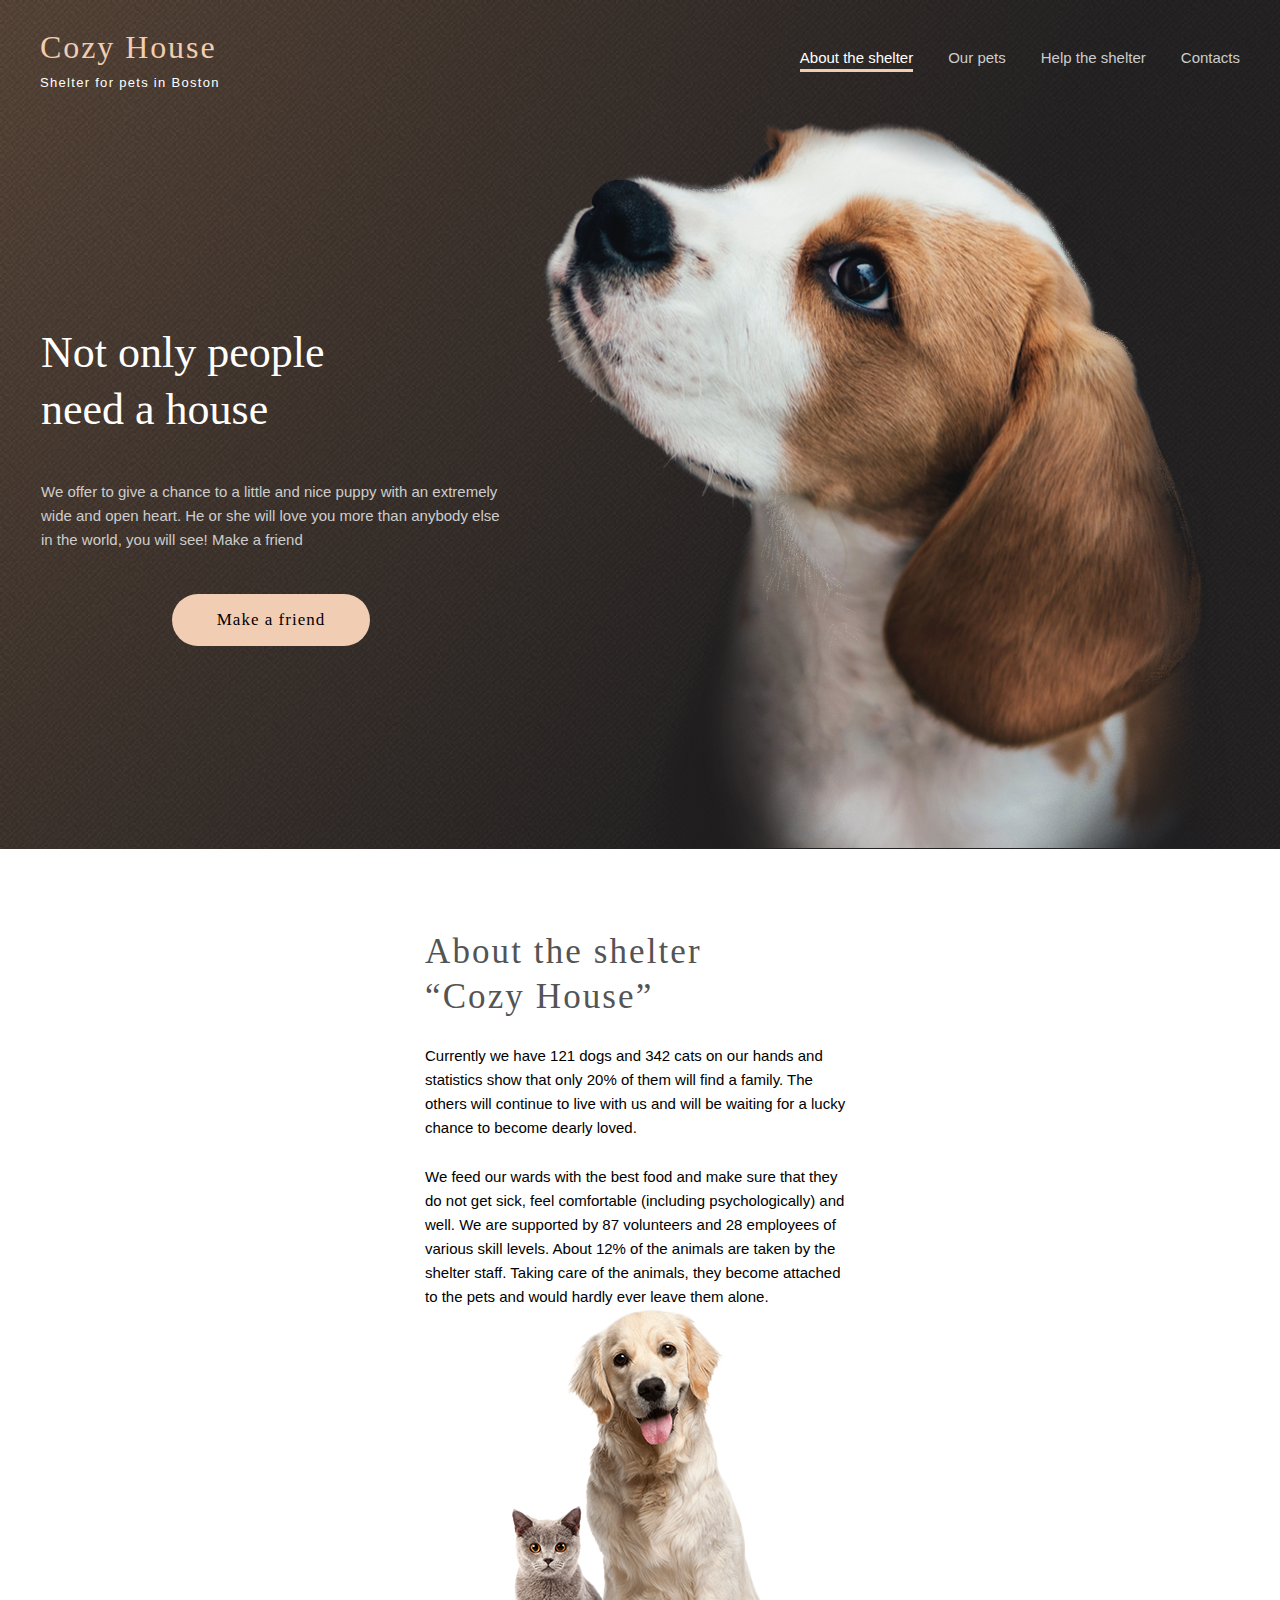
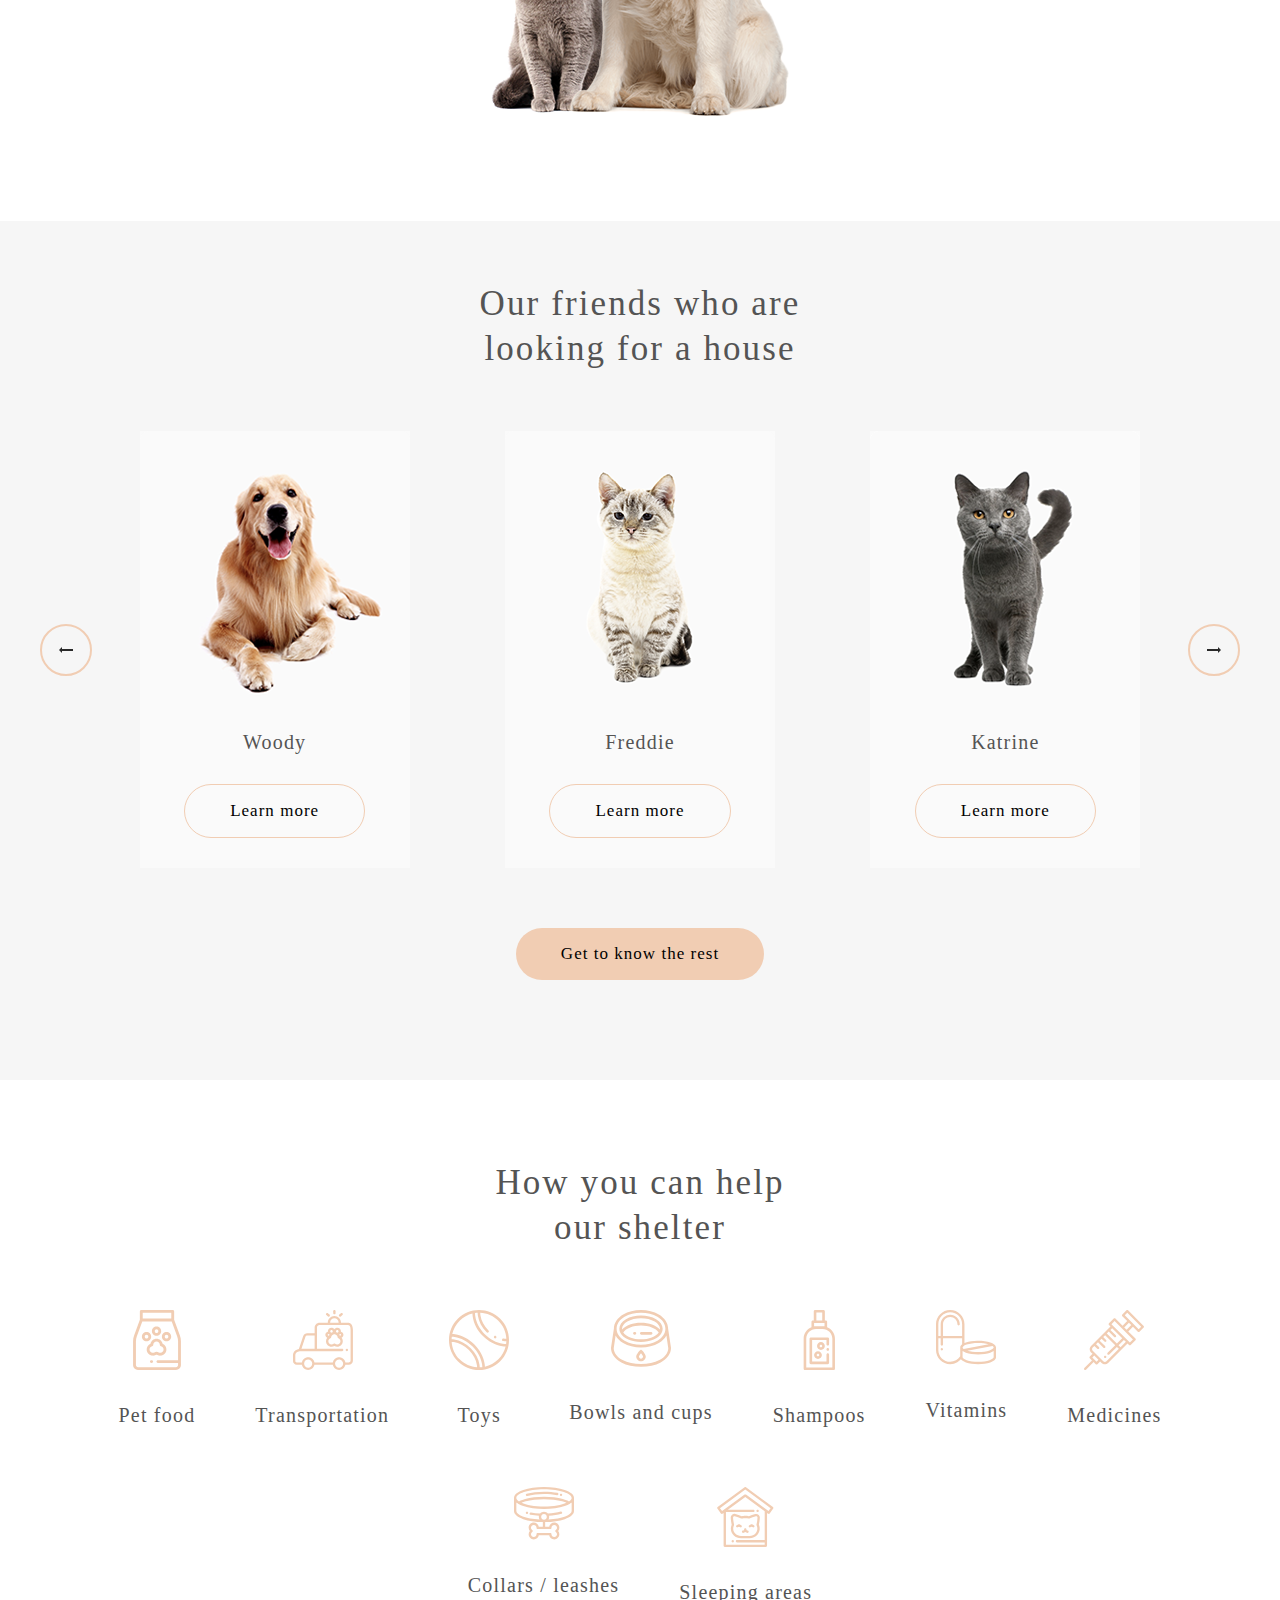
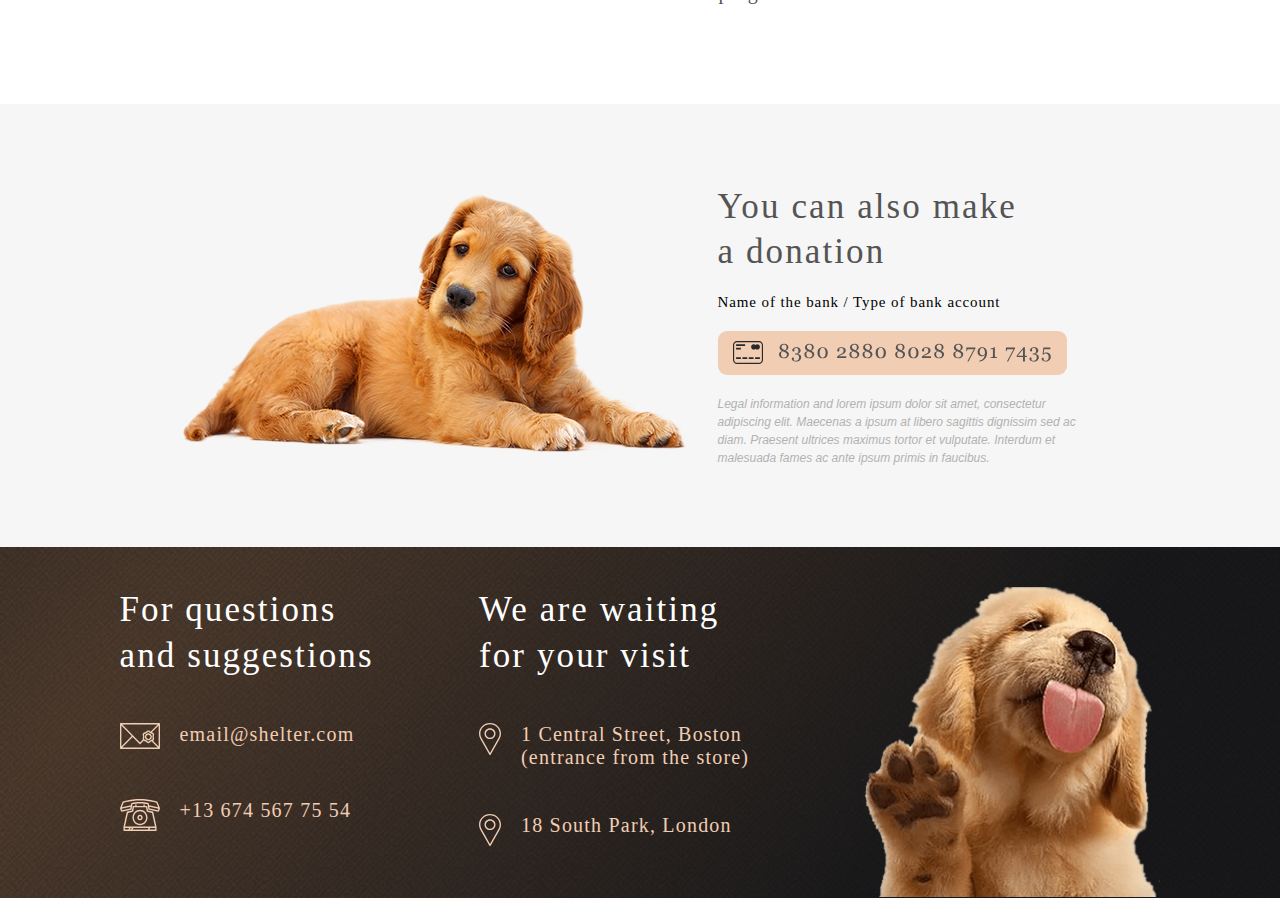
<file: pages/main/index.html>
<!DOCTYPE html>
<html lang="en">
<head>
    <meta charset="UTF-8">
    <meta http-equiv="X-UA-Compatible" content="IE=edge">
    <meta name="viewport" content="width=device-width, initial-scale=1.0">
    <style>
        @import url('http://fonts.cdnfonts.com/css/georgia');
    </style>
    <link rel="stylesheet" href="null.css">
    <link rel="stylesheet" href="style.css">
    <title>Document</title>
</head>
<body>
    <div class="wrapper">
        <section class="main-section section-first">
            <header class="header">
                <div class="header__container">
                    <div class="header_logo logo">
                        <div class="logo__top">Cozy House</div>
                        <div class="logo_bottom">Shelter for pets in Boston</div>
                    </div>
                    <div class="burger-button "> <span></span><span></span><span></span></div>
                    <nav class="header__menu menu">
                        <ul class="menu__list">
                            <li class="menu__item menu__highlight"><a href="./index.html" class="menu__link">About the shelter</a></li>
                            <li class="menu__item"><a href="../pets/index.html" class="menu__link">Our pets</a></li>
                            <li class="menu__item"><a href="#can-help" class="menu__link">Help the shelter</a></li>
                            <li class="menu__item"><a href="#footer" class="menu__link">Contacts</a></li>
                        </ul>
                    </nav>
                </div>
            </header>
        <div class="section-first__content" >
            <div class="section-first__text text">
                <div class="text__article">Not only people need a house</div>
                <div class="text__content">
                    We offer to give a chance to a little and nice puppy with an extremely wide and open heart. He or she will love you more than anybody else in the world, you will see!
                    Make a friend</div>
                <div class="text_button button">Make a friend</div>

            </div>
            <div class="section-first__image"><img src="../../assets/images/start-screen-puppy.png" alt=""></div>
        </div>
        </section>
        <section class="main-section about-pets"> 
           <div class ="about-pets__info ">
                <div class="about-pets__logo">
                <img src="../../assets/images/about-pets.png" alt="">
                </div>
                <div class="about-pets__content">
                    <div class="about-pets__article">About the shelter “Cozy House”</div>
                    <p class="about-pets__text">Currently we have 121 dogs and 342 cats on our hands and statistics show that only 20% of them will find a family. The others will continue to live with us and will be waiting for a lucky chance to become dearly loved.</p>
                    <p class="about-pets__text">We feed our wards with the best food and make sure that they do not get sick, feel comfortable (including psychologically) and well. We are supported by 87 volunteers and 28 employees of various skill levels. About 12% of the animals are taken by the shelter staff. Taking care of the animals, they become attached to the pets and would hardly ever leave them alone.</p>
                </div>
            </div> 
        </section>
        <section class="main-section section-looking">
            <div class="section-looking__article">
                Our friends who
                are looking for a house
            </div>
            <div class="section-looking__catalog catalog">
                <div class="cotolog__button button-left"></div>      
                <div class="cotolog__wrapper">
                    <div class="cotolog__content">
                        <div class="cotolog__item">
                            <img src="../../assets/images/pets-katrine.png" alt="" class="cotolog__image">
                            <div class="cotolog__name">Katrine</div>
                            <div class="button section-looking__button "><a href="">Learn more</a></div>
                        </div>
                        <div class="cotolog__item">
                            <img src="../../assets/images/pets-jennifer.png" alt="" class="cotolog__image">
                            <div class="cotolog__name">Jennifer</div>
                            <div class="button section-looking__button "><a href="">Learn more</a></div>
                        </div>
                        <div class="cotolog__item">
                            <img src="../../assets/images/pets-woody.png" alt="" class="cotolog__image">
                            <div class="cotolog__name">Woody</div>
                            <div class="button section-looking__button"><a href="">Learn more</a></div>
                        </div>
                    </div>
                </div>
                <div class="cotolog__button button-right"></div>

            </div>
            <div class="catalog__get-know button">Get to know the rest</div>
        </section>
        <section class="main-section can-help" id="can-help">
            <div class="can-help__article article ">How you can help our shelter</div>
            <div class="can-help__list list">
                <div class="list__item">
                    <div class="list__logo"><img src="../../assets/icons/Vector.svg" alt=""></div>
                    <div class="list__name">Pet food</div>
                </div>
                <div class="list__item">
                    <div class="list__logo"><img src="../../assets/icons/transportation.svg" alt=""></div>
                    <div class="list__name">Transportation</div>
                </div>
                <div class="list__item">
                    <div class="list__logo"><img src="../../assets/icons/toys.svg" alt=""></div>
                    <div class="list__name">Toys</div>
                </div>
                <div class="list__item">
                    <div class="list__logo"><img src="../../assets/icons/bowls-and-cups.svg" alt=""></div>
                    <div class="list__name">Bowls and cups</div>
                </div>
                <div class="list__item">
                    <div class="list__logo"><img src="../../assets/icons/shampoos.svg" alt=""></div>
                    <div class="list__name">Shampoos</div>
                </div>
                <div class="list__item">
                    <div class="list__logo"><img src="../../assets/icons/vitamins.svg" alt=""></div>
                    <div class="list__name">Vitamins</div>
                </div>
                <div class="list__item">
                    <div class="list__logo"><img src="../../assets/icons/medicines.svg" alt=""></div>
                    <div class="list__name">Medicines</div>
                </div>
                <div class="list__item">
                    <div class="list__logo"><img src="../../assets/icons/collars-or-leashes.svg" alt=""></div>
                    <div class="list__name">Collars / leashes</div>
                </div>
                <div class="list__item">
                    <div class="list__logo"><img src="../../assets/icons/sleeping-area.svg" alt=""></div>
                    <div class="list__name">Sleeping areas</div>
                </div>

            </div>
        </section>
        <section class="main-section donation">
            <div class="donation__content">
                <div class="donation__image"><img src="../../assets/images/donation-dog.png" alt=""></div>
                <div class="donation__text">
                    <div class="donation__header article">You can also make a donation</div>
                    <div class="donation__sub-header">Name of the bank / Type of bank account</div>
                    <div class="donation__bank"><div><img src="../../assets/icons/credit-card.svg" alt=""> </div><div><img src="../../assets/icons/8380 2880 8028 8791 7435.svg" alt=""></div></div>
                    <div class="donation__info">Legal information and lorem ipsum dolor sit amet, consectetur adipiscing elit. Maecenas a ipsum at libero sagittis dignissim sed ac diam. Praesent ultrices maximus tortor et vulputate. Interdum et malesuada fames ac ante ipsum primis in faucibus.</div>
                    
                </div>
            </div>
        </section>
        <section class="main-section footer" id="footer">
            <div class="footer__content">
                <div class="footer__list">
                    <div class="footer__heading">For questions and suggestions</div>
                    <div class="footer__info"><div><img src="../../assets/icons/mail.svg" alt=""></div> <div>email@shelter.com</div></div>
                    <div class="footer__info"><div><img src="../../assets/icons/phone.svg" alt=""></div> <div>+13 674 567 75 54</div></div>
                </div>
                <div class="footer__list ">
                    <div class="footer__heading">We are waiting for your visit</div>
                    <div class="footer__info"><div><img src="../../assets/icons/pin.svg" alt=""></div> <div>1 Central Street, Boston (entrance from the store)</div></div>
                    <div class="footer__info"><div><img src="../../assets/icons/pin.svg" alt=""></div> <div>18 South Park, London </div></div>
                </div>
                <div class="footer__puppy"><img src="../../assets/images/footer-puppy.png" alt=""></div>
            </div>           
        </section>
    </div>
    <script src="pets.js"></script>
    <script src="script.js"></script>
</body>
</html>
</file>
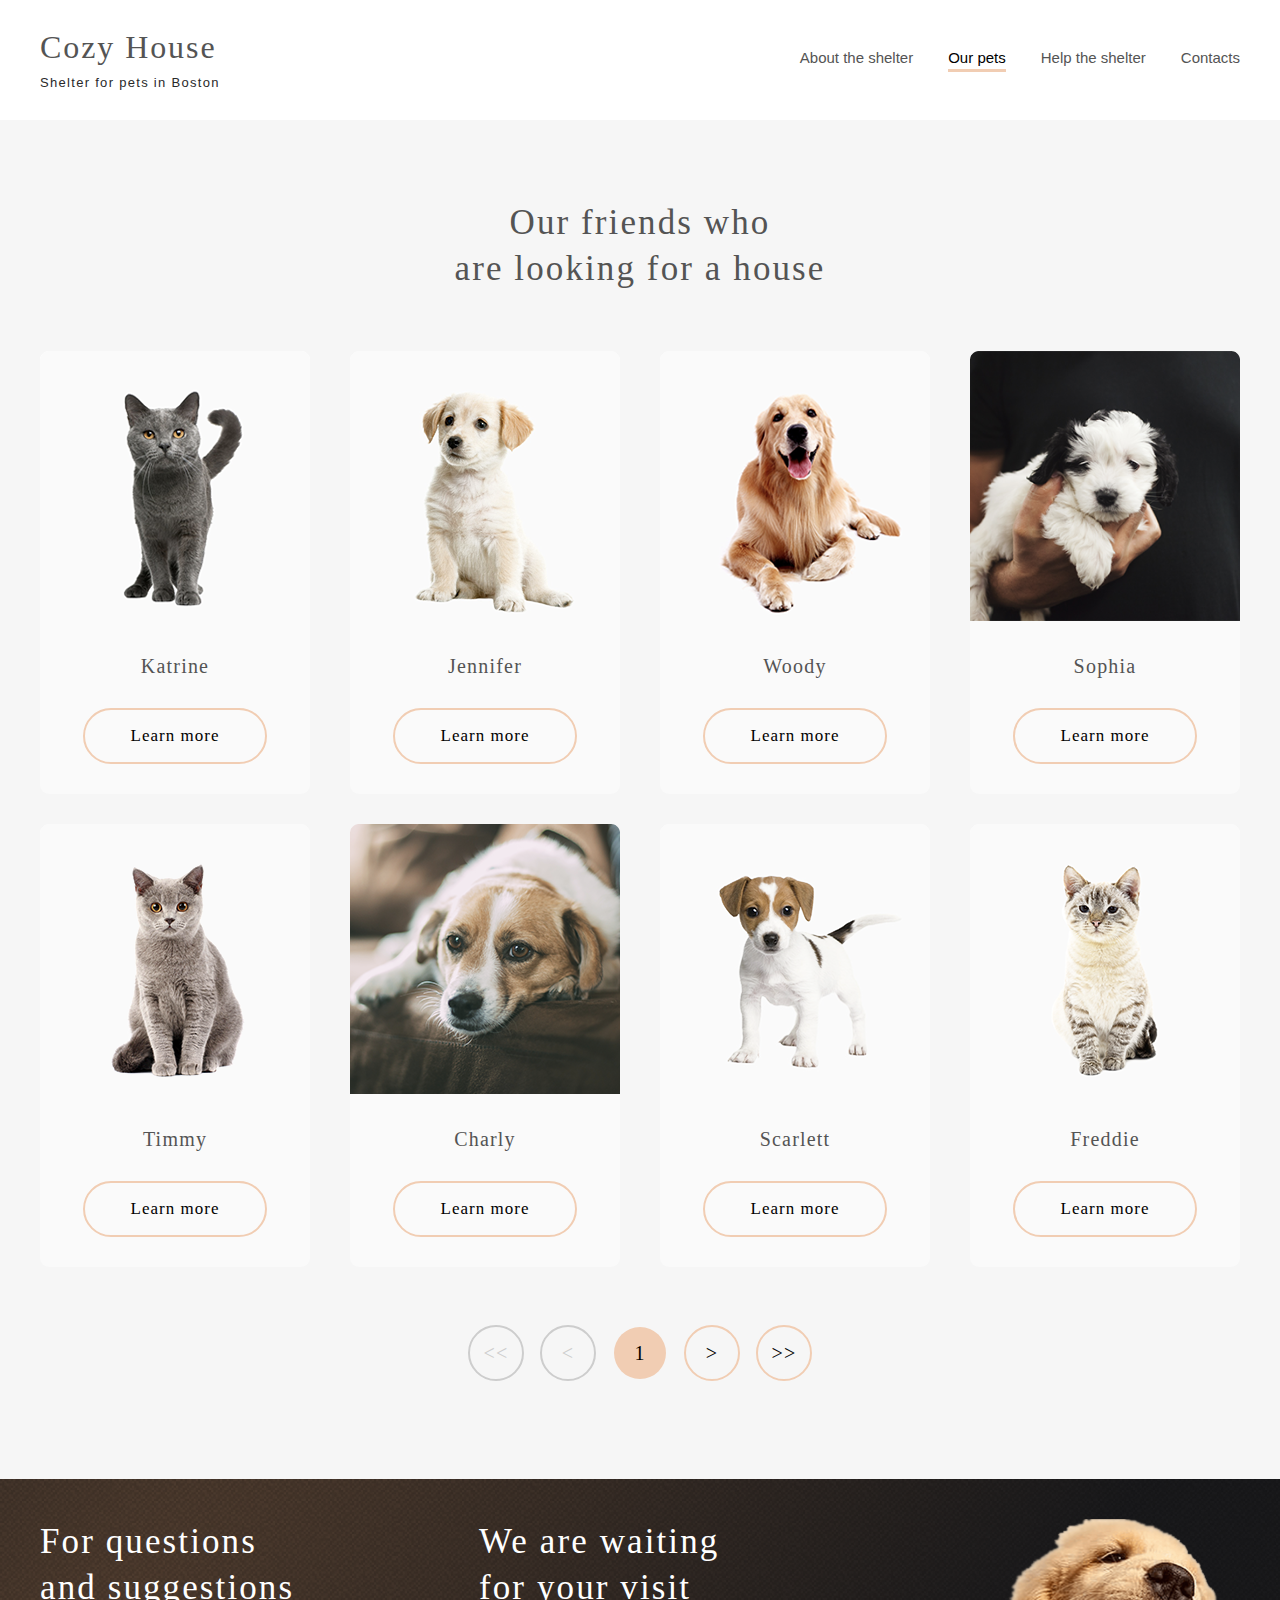
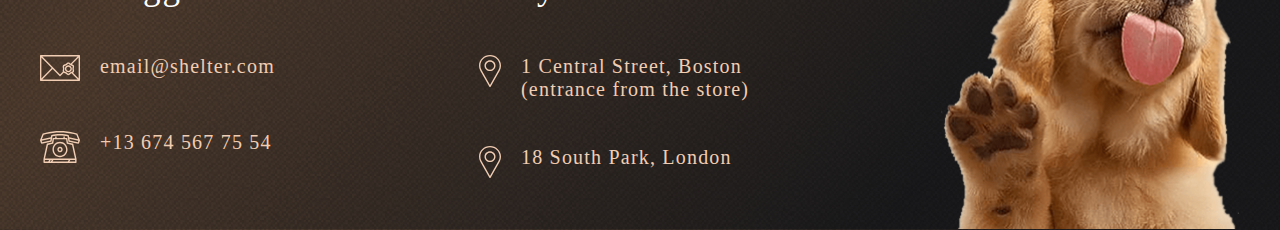
<file: pages/pets/index.html>
<!DOCTYPE html>
<html lang="en">
<head>
    <meta charset="UTF-8">
    <meta http-equiv="X-UA-Compatible" content="IE=edge">
    <meta name="viewport" content="width=device-width, initial-scale=1.0">
    <style>
        @import url('http://fonts.cdnfonts.com/css/georgia');
    </style>
    <link rel="stylesheet" href="null.css">
    <link rel="stylesheet" href="style.css">
    <title>Document</title>
</head>
<body>
    <div class="wrapper">
        <header class="header">
            <div class="header__container">
                <div class="header_logo logo">
                    <div class="logo__top">Cozy House</div>
                    <div class="logo_bottom">Shelter for pets in Boston</div>
                </div>
                <nav class="header__menu menu">
                    <ul class="menu__list">
                        <li class="menu__item "><a href="../main/index.html" class="menu__link">About the shelter</a></li>
                        <li class="menu__item menu__highlight"><a href="./index.html" class="menu__link">Our pets</a></li>
                        <li class="menu__item"><a href="" class="menu__link">Help the shelter</a></li>
                        <li class="menu__item"><a href="" class="menu__link">Contacts</a></li>
                    </ul>
                </nav>
            </div>
        </header>
        <article class="article-pets">
            <div class="article-pets__heading">Our friends who <br>are looking for a house</div>
            <div class="article_pets__container container-pets">
                <div class="container-pets__card card">
                    <div class="card__image"><img src="../../assets/images/pets-katrine-2.png" alt=""></div>
                    <div class="card__name">Katrine</div>
                    <div class="card__button">Learn more</div>
                </div>
                <div class="container-pets__card card">
                    <div class="card__image"><img src="../../assets/images/pets-jennifer.png" alt=""></div>
                    <div class="card__name">Jennifer</div>
                    <div class="card__button">Learn more</div>
                </div>               
                <div class="container-pets__card card">
                    <div class="card__image"><img src="../../assets/images/pets-woody.png" alt=""></div>
                    <div class="card__name">Woody</div>
                    <div class="card__button">Learn more</div>
                </div>                
                <div class="container-pets__card card">
                    <div class="card__image"><img src="../../assets/images/pets-katrine-1.png" alt=""></div>
                    <div class="card__name">Sophia</div>
                    <div class="card__button">Learn more</div>
                </div>               
                <div class="container-pets__card card">
                    <div class="card__image"><img src="../../assets/images/pets-timmy.png" alt=""></div>
                    <div class="card__name">Timmy</div>
                    <div class="card__button">Learn more</div>
                </div>                
                <div class="container-pets__card card">
                    <div class="card__image"><img src="../../assets/images/pets-charly.png" alt=""></div>
                    <div class="card__name">Charly</div>
                    <div class="card__button">Learn more</div>
                </div>                
                <div class="container-pets__card card">
                    <div class="card__image"><img src="../../assets/images/pets-scarlet.png" alt=""></div>
                    <div class="card__name">Scarlett</div>
                    <div class="card__button">Learn more</div>
                </div>                
                <div class="container-pets__card card">
                    <div class="card__image"><img src="../../assets/images/pets-katrine.png" alt=""></div>
                    <div class="card__name">Freddie</div>
                    <div class="card__button">Learn more</div>
                </div>                            

            </div>
            <div class="article-pets__navigation navigation">
                <div class="navigation__first "><<</div>
                <div class="navigation__down"><</div>
                <div class="navigation__current">1</div>
                <div class="navigation__up">></div>
                <div class="navigation__last">>></div>

            </div>

        </article>
        <section class="main-section footer">
            <div class="footer__content">
                <div class="footer__list">
                    <div class="footer__heading">For questions and suggestions</div>
                    <div class="footer__info"><div><img src="../../assets/icons/mail.svg" alt=""></div> <div>email@shelter.com</div></div>
                    <div class="footer__info"><div><img src="../../assets/icons/phone.svg" alt=""></div> <div>+13 674 567 75 54</div></div>
                </div>
                <div class="footer__list ">
                    <div class="footer__heading">We are waiting for your visit</div>
                    <div class="footer__info"><div><img src="../../assets/icons/pin.svg" alt=""></div> <div>1 Central Street, Boston (entrance from the store)</div></div>
                    <div class="footer__info"><div><img src="../../assets/icons/pin.svg" alt=""></div> <div>18 South Park, London </div></div>
                </div>
                <div class="footer__puppy"><img src="../../assets/images/footer-puppy.png" alt=""></div>
            </div>           
        </section>
    </div>
</body>
</html>
</file>
<file: pages/main/null.css>
a:active, /* активная/посещенная ссылка */
a:hover,  /* при наведении */
a {
  text-decoration: none;
  color:  unset;
}
li {
    list-style-type: none;
}
* {
    padding: 0;
    margin: 0;
}
img {
  padding: 0;
}
* {
  box-sizing: border-box;
}
</file>
<file: pages/main/style.css>
.wrapper {

    max-width: 1280px;
    margin: 0 auto;
    overflow: hidden;
    position: relative;
    
}
* {
    scroll-behavior: smooth;
    
}
.main-section {
    padding-inline: 40px;
}
.header__container {
    display: flex;
    justify-content: space-between;
    align-items: center;
    height: 60px;
    padding-top: 60px;
}
.menu__list {
    display: flex;
    justify-content: space-evenly;
    gap: 35px;

}
.menu__item {
    padding-bottom: 2px;
}
.menu__item > a {
    font-family: Arial, Helvetica, sans-serif;
    font-size: 15px;
    
    color: #CDCDCD;
}
.logo__top {
    font-family: Georgia;
    font-size: 32px;
    font-style: normal;
    font-weight: 400;
    line-height: 35px;
    letter-spacing: 0.06em;
    text-align: left;
    


    color: #F1CDB3;

}
.header_logo {
    display: flex;
    flex-direction: column;
    gap: 10px;
    z-index: 30;
}
.logo_bottom {
    color: white;
    font-family: Arial;
    font-size: 13px;
    font-style: normal;
    font-weight: 400;
    line-height: 15px;
    letter-spacing: 0.1em;
    
    text-align: center;

}
.section-first {
    background-image: url(../../assets/images/start-screen-gradient-background.png);
    background-size: cover;
    display: flex;
    flex-direction: column;
    gap: 60px;
} 
.menu__highlight {
    border-bottom: 3px solid #F1CDB3;
    color: white;
}
.menu__highlight a {
    color: white;
}
.section-first__content {
    display: flex;
    justify-content: center;
    padding: 0;
    flex-wrap: wrap;
    row-gap: 50px; 
    line-height: 12px;
    align-items: center;
    gap: 40px;
}
.text__article {
    font-family: Georgia;
    font-size: 44px;
    font-style: normal;
    font-weight: 400;
    line-height: 57px;
    letter-spacing: 0em;
    text-align: left;
    color: white;
    max-width: 310px;

}    
.section-first__text {
    max-width: 460px;
    display: flex;
    flex-direction: column;
    gap: 42px;
    
}
.text__content {
    font-family: Arial;
    font-size: 15px;
    font-style: normal;
    font-weight: 400;
    line-height: 24px;
    letter-spacing: 0px;
    text-align: left;
    color: #CDCDCD;
}
.button {
    background: #F1CDB3;
    border-radius: 100px;
    padding: 15px;
    padding-inline: 45px;
    width: max-content;
    font-family: Georgia;
    font-size: 17px;
    font-style: normal;
    font-weight: 400;
    line-height: 22px;
    letter-spacing: 0.06em;
    text-align: left;

}  
.about-pets__info {
    display: flex;
    justify-content: center;
    margin-top: 80px;
    margin-bottom: 100px;
    gap: 100px;
    flex-wrap: wrap;

}
.about-pets__content {
    max-width: 430px;
}
.about-pets__article {
    font-family: Georgia;
    font-size: 35px;
    font-style: normal;
    font-weight: 400;
    line-height: 45px;
    letter-spacing: 0.06em;
    text-align: left;
    color: #545454;
    max-width: 370px;

}
.about-pets__content {
    display: flex;
    flex-direction: column;
    gap: 25px;
    
}
.about-pets__text {
    font-family: Arial;
    font-size: 15px;
    font-style: normal;
    font-weight: 400;
    line-height: 24px;
    letter-spacing: 0px;
    text-align: left;

}
.section-looking {
    background: #F6F6F6;
    padding-top: 60px;
    display: flex;
    flex-direction: column;
    align-items: center;
    gap: 60px;
    padding-bottom: 100px;

}
.section-looking__article {
    font-family: Georgia;
    font-size: 35px;
    font-style: normal;
    font-weight: 400;
    line-height: 45px;
    letter-spacing: 0.06em;
    text-align: center;
    color: #545454;
    max-width: 400px;
    


}
.cotolog__button {
    border: 2px solid #F1CDB3;
    border-radius: 50%;
    display: flex;
    justify-content: center;
    align-items: center;
    width: 52px;
    height: 52px;
    background-image: url(../../assets/images/Arrow.png);
    background-position: center;
    background-repeat: no-repeat;
    flex-shrink: 0;
}
.popup {
    position: fixed;
}
.button-right  {
    transform: rotate(-180deg);
}
.cotolog__content {
    display: flex;
    justify-content: space-around;
    width: 100%;
    overflow: hidden;
    transition: all 0.5s ease-out;

}
.left100 {
    margin-left: -130%;
}
.cotolog__wrapper {
    overflow: hidden;
    width: 100%;
    height: 437px;
    display: flex;
    gap: 100px;
    justify-content: space-between;
    position: relative;
}
.cotolog__slider {
    position: relative;
    width: 100%;
    display: flex;
    gap: 100px;
    justify-content: space-between;
    position: relative;
}
.cotolog__wrapper div {
    flex-shrink: 0;
}
.cotolog__item {
    display: flex;
    flex-direction: column;
    align-items: center;
    gap: 30px;
    background: #FAFAFA;
    padding-bottom: 30px;
}
.cotolog__name {
    font-family: Georgia;
    font-size: 20px;
    font-style: normal;
    font-weight: 400;
    line-height: 23px;
    letter-spacing: 0.06em;
    text-align: center;
    color: #545454;


}
.cotolog__link {
    font-family: 'Georgia';
    font-style: normal;
    font-weight: 400;
    font-size: 17px;
    line-height: 130%;
    /* identical to box height, or 22px */

    letter-spacing: 0.06em;

    /* color-dark-3xl */

    color: #292929;
}
.section-looking__button {
    background: none;
    border: 1px solid #F1CDB3;
}
.catalog {
    display: flex;
    align-items: center;
    justify-content: space-between;
    width: 100%;
    
}
.article{
    font-family: Georgia;
    font-size: 35px;
    font-style: normal;
    font-weight: 400;
    line-height: 45px;
    letter-spacing: 0.06em;
    text-align: left;
    color: #545454;
}
.can-help {
    display: flex;
    flex-direction: column;
    align-items: center;
    gap:60px;
    padding-top: 80px;
    padding-bottom: 100px;
}
.can-help__article {
    max-width: 318px;
    text-align: center;
}
.list {
    display: flex; 
    gap: 58px 120px;
    flex-wrap: wrap;
    justify-content: center;
}
.list__name {
    font-family: Georgia;
    font-size: 20px;
    font-style: normal;
    font-weight: 400;
    line-height: 23px;
    letter-spacing: 0.06em;
    text-align: center;
    color: #545454;


}
.list__item {
    display: flex;
    flex-direction: column;
    align-items: center;
    gap: 30px;
}
.donation {
    background: #F6F6F6;
    padding: 80px;
}
.donation__content {
    display: flex;
    align-items: center;
    justify-content: center;
    gap: 30px;
    flex-wrap: wrap;
    row-gap: 30px;
}
.donation__header {
    max-width: 300px;
}
.donation__text {
    max-width: 380px;
    display: flex;
    flex-direction: column;
    gap: 20px;
}
.donation__sub-header {
    font-family: Georgia;
    font-size: 15px;
    font-style: normal;
    font-weight: 400;
    line-height: 17px;
    letter-spacing: 0.06em;
    text-align: left;

}
.donation__info {
    font-family: 'Arial';
    font-style: italic;
    font-weight: 400;
    font-size: 12px;
    line-height: 18px;
    /* or 150% */

    display: flex;
    align-items: center;

    /* color-dark-m */

    color: #B2B2B2;
}
.donation__bank {
    background: #F1CDB3;
    border-radius: 9px;
    padding-top: 10px;
    padding-bottom: 10px;
    display: flex;
    justify-content: space-evenly;
    align-items: center;
    max-width: 349px;
}
.donation__bank div {
    padding: 0;
    line-height: 12px;/*this fixes it*/
}
.footer {
    background-image: url(../../assets/images/footer-gradient-background.png);
    background-size: cover;
    width: 100%;
    overflow:hidden;
}
.footer__info {
    font-family: 'Georgia';
    font-style: normal;
    font-weight: 400;
    font-size: 20px;
    line-height: 115%;
    /* identical to box height, or 23px */

    letter-spacing: 0.06em;

    /* color-primary */

    color: #F1CDB3;
}
.footer__content {
    display: flex;
    justify-content: space-evenly;
    padding-top: 40px;
    line-height: 12px;flex-wrap: wrap;
    row-gap: 50px;
}
.footer__heading {
    max-width: 280px;
    font-family: 'Georgia';
    font-style: normal;
    font-weight: 400;
    font-size: 35px;
    line-height: 130%;
    /* or 45px */

    letter-spacing: 0.06em;

    /* color-light-xl */

    color: #FFFFFF;

}
.footer__list {
    display: flex;
    flex-direction: column;
    gap: 45px;
    max-width: 302px;
}
.footer__info {
    display: flex;
    gap: 20px;
}
@media (max-width: 1280px) { 
    .text_button  {
        margin: 0 auto;
    }
    .about-pets__info {
        flex-direction: column-reverse;
        justify-content: center;
        align-items: center;
        gap: unset;
    }
    .list {
        gap:60px
    }


 }
@media (max-width:1000px) {
    .cotolog__item:nth-last-child(1) {
        display: none;
    } 
    .list__item {
        width: 170px;
    }
    .section-first__image img,.donation__image img {
        width: 100%;
    }
    .section-first__image, .donation__image {
        width: 100%;
    }
    .about-pets__logo img {
        width: 100%;
    }
    .about-pets__logo {
        width: 30%;
    }
}
.burger-button {
    display: none;
}
@media (max-width:768px) { 
    .cotolog__item:nth-last-child(2) {
        display: none;
    } 
    .burger-button {
        display: flex;
        flex-direction: column;
        width: 30px;
        row-gap: 10px;
        justify-content: center;
        align-items: center;
        z-index: 30;
        transition: all 0.5s ease-out;
    }
    .burger-button span {
        background-color: #F1CDB3;
        width: 100%;
        height: 2px;
        
    }
    .menu {
        display: block;
        background-color: #292929;
        position: absolute;
        top: 0;
        left: 0;
        height: 100%;
        width: 100%;
        margin-left: 100%;
        transition: all 0.5s ease-out;

    }
    .burger-button.active {
        transform: rotate(90deg);
    }
    .menu__list {
        margin-top: 200px;
        display: flex;
        flex-direction: column;
        justify-content: center;
        align-items: center;
        gap: 40px;
    }
    .menu.active {
        display: block;
        margin-left: 0;
        
    }
    .menu__item > a {
        font-size: 32px;
    }
}
.lock {
    overflow: hidden;
}
</file>
<file: pages/pets/null.css>
a:active, /* активная/посещенная ссылка */
a:hover,  /* при наведении */
a {
  text-decoration: none;
  color:  unset;
}
li {
    list-style-type: none;
}
* {
    padding: 0;
    margin: 0;
}
img {
  padding: 0;
}
</file>
<file: pages/pets/style.css>
.wrapper {

    max-width: 1280px;
    margin: 0 auto;
}
.section {
    padding-inline: 40px;
}
.header__container {
    display: flex;
    justify-content: space-between;
    align-items: center;
    height: 120px;
    padding-inline: 40px;
}
.menu__list {
    display: flex;
    justify-content: space-between;
    gap: 35px;


}
.menu__item {
    padding-bottom: 2px;
}
.menu__item > a {
    font-family: Arial, Helvetica, sans-serif;
    font-size: 15px;
    
    color:  #545454;

}
.logo__top {
    font-family: Georgia;
    font-size: 32px;
    font-style: normal;
    font-weight: 400;
    line-height: 35px;
    letter-spacing: 0.06em;
    text-align: left;
    


    color:  #545454;

}
.header_logo {
    display: flex;
    flex-direction: column;
    gap: 10px;
}
.logo_bottom {
    color: #292929;
    font-family: Arial;
    font-size: 13px;
    font-style: normal;
    font-weight: 400;
    line-height: 15px;
    letter-spacing: 0.1em;
    
    text-align: center;

}

.menu__highlight {
    border-bottom: 3px solid #F1CDB3;
}
.menu__highlight a {
    color: black;
}
.article-pets {
    background: #F6F6F6;
    display: flex;
    flex-direction: column;
    align-items: center;
    gap: 45px;
    padding-bottom: 100px;

}
.article-pets__heading {

    font-family: 'Georgia';
    font-style: normal;
    font-weight: 400;
    font-size: 35px;
    line-height: 130%;
    /* or 45px */
    
    display: flex;
    align-items: center;
    text-align: center;
    letter-spacing: 0.06em;
    
    /* color-dark-l */
    
    color: #545454;
    margin-top: 80px;
    max-width: 400px;

}
.card {
    display: flex;
    flex-direction: column;
    align-items: center;
    background: #FAFAFA;
    border-radius: 9px;
    gap: 30px;
    justify-content: space-evenly;
    padding-bottom: 30px;
}
.card__name {
    font-family: 'Georgia';
    font-style: normal;
    font-weight: 400;
    font-size: 20px;
    line-height: 23px;
    /* identical to box height */

    display: flex;
    align-items: center;
    text-align: center;
    letter-spacing: 0.06em;

    /* color-dark-l */

    color: #545454;
    
}
.card__button {
    border: 2px solid #F1CDB3;
    border-radius: 100px;
    padding: 15px;
    padding-inline: 45px;
    width: max-content;
    font-family: Georgia;
    font-size: 17px;
    font-style: normal;
    font-weight: 400;
    line-height: 22px;
    letter-spacing: 0.06em;
    text-align: left;
}
.container-pets {
    display: flex;
    flex-wrap: wrap;
    justify-content: space-evenly;
    row-gap: 30px;
    padding-top: 15px;
    padding-bottom: 15px;
}
.navigation {
    display: flex;
    gap: 20px;
}
.navigation div {
    border-radius: 100%;
    font-family: 'Georgia';
    font-style: normal;
    font-weight: 400;
    font-size: 20px;
    line-height: 115%;
    /* identical to box height, or 23px */

    display: flex;
    align-items: center;
    text-align: center;
    letter-spacing: 0.06em;
    height: 52px;
    width: 52px;
    text-align: center;
    justify-content: center;

}
.navigation__first {
    outline: 2px solid #CDCDCD;
    color: #CDCDCD;

}
.navigation__down {
    outline: 2px solid #CDCDCD;
    color: #CDCDCD;

}
.navigation__current {
    background-color: #F1CDB3;

}
.navigation__up {
    outline: 2px solid #F1CDB3;

}
.navigation__last {
    outline: 2px solid #F1CDB3;

}
.footer {
    background-image: url(../../assets/images/footer-gradient-background.png);
    padding-inline: 40px;
}
.footer__info {
    font-family: 'Georgia';
    font-style: normal;
    font-weight: 400;
    font-size: 20px;
    line-height: 115%;
    /* identical to box height, or 23px */

    letter-spacing: 0.06em;

    /* color-primary */

    color: #F1CDB3;
}
.footer__content {
    display: flex;
    justify-content: space-between;
    padding-top: 40px;
    line-height: 12px;
}
.footer__heading {
    max-width: 280px;
    font-family: 'Georgia';
    font-style: normal;
    font-weight: 400;
    font-size: 35px;
    line-height: 130%;
    /* or 45px */

    letter-spacing: 0.06em;

    /* color-light-xl */

    color: #FFFFFF;

}
.footer__list {
    display: flex;
    flex-direction: column;
    gap: 45px;
    max-width: 302px;
}
.footer__info {
    display: flex;
    gap: 20px;
}
</file>
